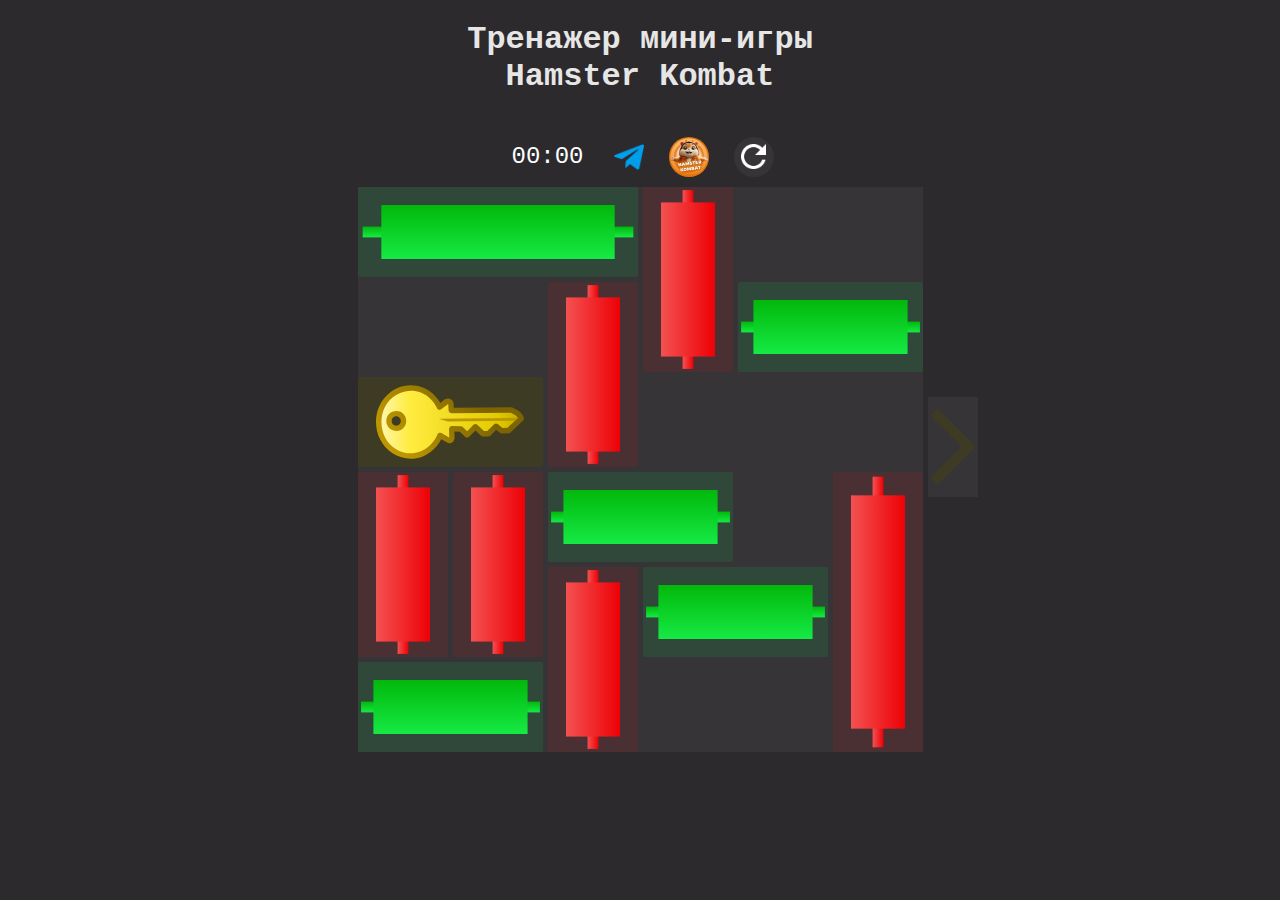
<file: index.html>
<!DOCTYPE html>
<html lang="ru">
    <head>
        <meta charset="UTF-8">
        <meta name="viewport" content="width=device-width, initial-scale=1.0">
        <!-- Google tag (gtag.js) -->
        <script async src="https://www.googletagmanager.com/gtag/js?id=G-5HXH2JVJYS"></script>
        <script>
            window.dataLayer = window.dataLayer || [];
            function gtag(){dataLayer.push(arguments);}
            gtag('js', new Date());
            gtag('config', 'G-5HXH2JVJYS');
        </script>

        <!-- Yandex.Metrika counter -->
        <script type="text/javascript" >
            (function(m,e,t,r,i,k,a){m[i]=m[i]||function(){(m[i].a=m[i].a||[]).push(arguments)};
            m[i].l=1*new Date();
            for (var j = 0; j < document.scripts.length; j++) {if (document.scripts[j].src === r) { return; }}
            k=e.createElement(t),a=e.getElementsByTagName(t)[0],k.async=1,k.src=r,a.parentNode.insertBefore(k,a)})
            (window, document, "script", "https://mc.yandex.ru/metrika/tag.js", "ym");
        
            ym(97937022, "init", {
                clickmap:true,
                trackLinks:true,
                accurateTrackBounce:true,
                webvisor:true
            });
        </script>
        <noscript><div><img src="https://mc.yandex.ru/watch/97937022" style="position:absolute; left:-9999px;" alt="" /></div></noscript>
        <!-- /Yandex.Metrika counter -->

        <title>Тренажер мини-игры Hamster Kombat</title>
        <meta name="description" content="Здесь вы можете потренироваться проходить мини-игру без ограничения по времени">
        <meta name="keywords" content="Тренажер мини-игры, Hamster Kombat, хомяк, minigame, головоломка, мини-игра, свечи, candles">
        <link rel="canonical" href="https://hamsterkey.online">
        <meta property="og:title" content="Тренажер мини-игры Hamster Kombat">
        <meta property="og:description" content="Здесь вы можете потренироваться проходить мини-игру без ограничения по времени">
        <meta property="og:image" content="https://hamsterkey.online/images/demo-minigame.png">
        <meta property="og:url" content="https://hamsterkey.online">
        <meta property="og:type" content="website">
        <meta name="twitter:card" content="summary_large_image">
        <meta name="twitter:title" content="Тренажер мини-игры Hamster Kombat">
        <meta name="twitter:description" content="Здесь вы можете потренироваться проходить мини-игру без ограничения по времени">
        <meta name="twitter:image" content="https://hamsterkey.online/images/demo-minigame.png">
        <meta name="author" content="fed-off">
        <meta name="yandex-verification" content="68330a9f365ce25c" />
        <meta name="kadam-verification" content="kadama0479d9b5113f241924fd1a4b84043a8" />

        <link rel="stylesheet" href="styles.css?v=4">
    </head>
    <body>
        <main class="main-content">
            <h1>Тренажер мини-игры<br>Hamster Kombat</h1>
            <section class="content-wrapper">
                <h2 class="visually-hidden">Тренажер мини-игры</h2>
                <div class="timer">
                    <p class="timer__text">
                        <output class="timer__value">00:00</output>
                    </p>
                    <a class="tg-link" href="https://t.me/hamsterkeyonline">
                        <img src="telegram.png" alt="TG" width="30" height="30">
                    </a>
                    <a class="hamster-link" href="https://t.me/Hamster_kombat_bot/start">
                        <img src="hamster-1.jpg" alt="hamster" width="40" height="40">
                    </a>
                    <button class="refresh">
                        <span class="visually-hidden">Обновить</span>
                    </button> 
                </div>
        
                <div class="grid">
                    <!-- Blocks will be dynamically generated here -->
                </div>
            </section>
        </main>
        <script type="module" src="script.js?v=90"></script>
    </body>
</html>
</file>
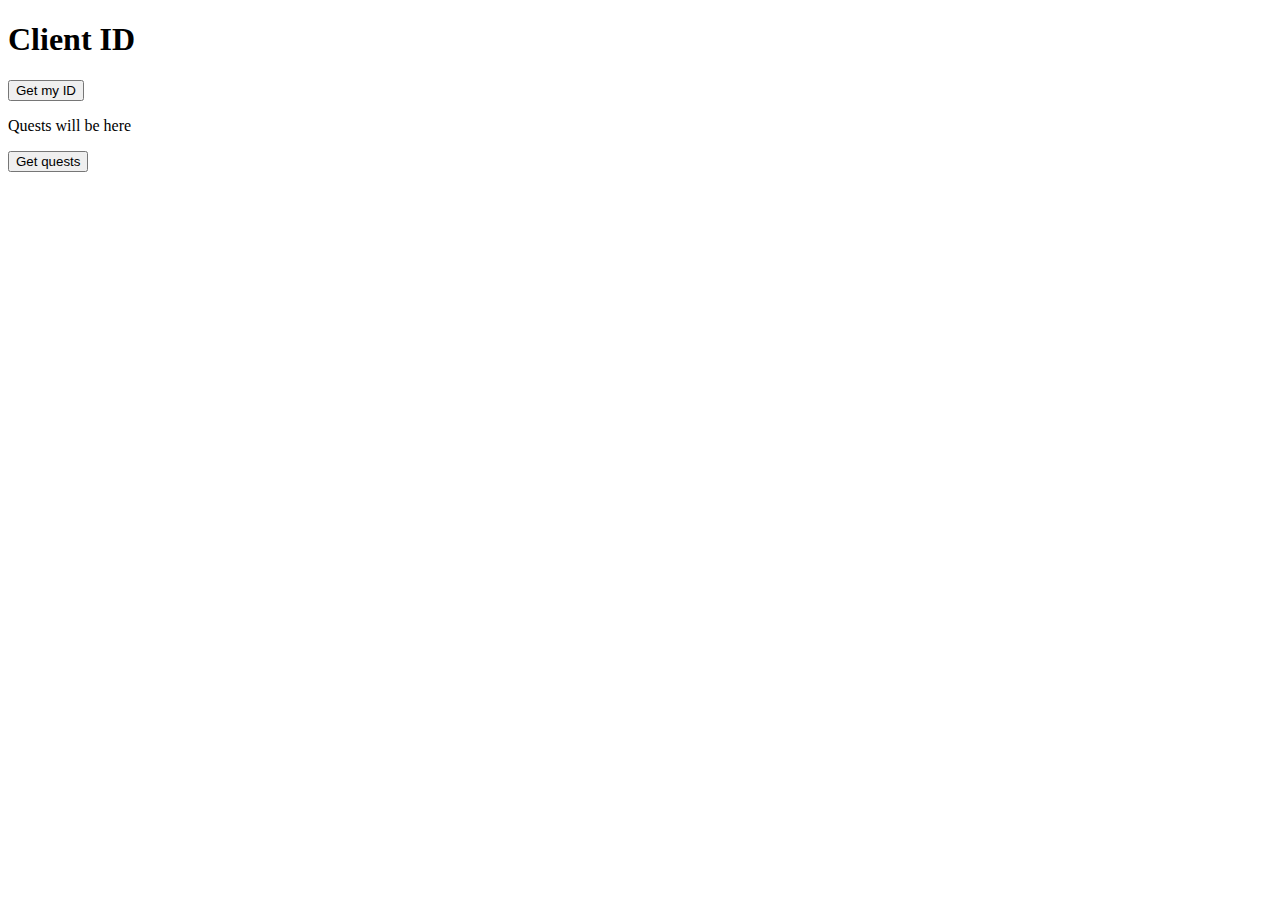
<file: client.html>
<!DOCTYPE html>
<html lang="en">
<head>
  <meta charset="UTF-8">
  <meta name="viewport" content="width=device-width, initial-scale=1.0">
  <title>Document</title>
        <!-- Yandex.Metrika counter -->
        <script type="text/javascript" >
          (function(m,e,t,r,i,k,a){m[i]=m[i]||function(){(m[i].a=m[i].a||[]).push(arguments)};
          m[i].l=1*new Date();
          for (var j = 0; j < document.scripts.length; j++) {if (document.scripts[j].src === r) { return; }}
          k=e.createElement(t),a=e.getElementsByTagName(t)[0],k.async=1,k.src=r,a.parentNode.insertBefore(k,a)})
          (window, document, "script", "https://mc.yandex.ru/metrika/tag.js", "ym");
      
          ym(97937022, "init", {
              clickmap:true,
              trackLinks:true,
              accurateTrackBounce:true,
              webvisor:true
          });
      </script>
      <noscript><div><img src="https://mc.yandex.ru/watch/97937022" style="position:absolute; left:-9999px;" alt="" /></div></noscript>
      <!-- /Yandex.Metrika counter -->
</head>
<body>
  <h1>Client ID</h1>
  <p id="client-id"></p>
  <button class="client-id-button">Get my ID</button>
  <p id="quests">Quests will be here</p>
  <button class="quests-button">Get quests</button>
  <script>
    document.querySelector('button').addEventListener('click', () => {
      document.getElementById('client-id').innerText = window.yaCounter97937022.getClientID();
    });
    document.querySelector('.quests-button').addEventListener('click', async () => {
      const resp = await fetch('https://api.hamsterkey.online/quests?client=1');
      const data = await resp.json();
      document.getElementById('quests').innerText = JSON.stringify(data, null, 2);
    });
  </script>
</body>
</html>
</file>
<file: styles.css>
/* styles.css */
*,
*::before,
*::after {
    box-sizing: border-box;
}

html {
    height: 100%;
}

body {
    min-width: 320px;
    min-height: 100%;
    background-color:#2d2a2d;
    margin: 0;
}

.visually-hidden {
    position: absolute;
    clip: rect(0, 0, 0, 0);
    clip-path: inset(50%);
    width: 1px;
    height: 1px;
    margin: -1px;
    padding: 0;
    overflow: hidden;
}

.page-header {
    position: absolute;
    top: 0;
    left: 0;
    padding: 10px;
}

.page-header:hover {
    cursor: pointer;
    opacity: 0.8;
}

.progress-container {
    width: 100%;
    height: 4px; /* Высота прогресс-бара */
    background-color: rgba(18, 226, 50, 0.8); /* Цвет фона */
    position: fixed;
    top: 0;
    left: 0;
    z-index: 1000;
}

.progress-bar {
    height: 100%;
    background-color: rgba(241, 48, 50, 0.8); /* Цвет заполнения */
    width: 50%; /* Изначально заполнение 0% */
    transition: width 0.1s; /* Плавное изменение ширины */
}

.content-wrapper {
    display: flex;
    flex-direction: column;
    justify-content: center;
    align-items: center;
}

.grid {
    position: relative;
    left: -10px;
    display: grid;
    grid-template-columns: repeat(6, 48px);
    grid-template-rows: repeat(6, 48px);
    gap: 5px;
    background-color: #363436;
}

.grid::before {
    content: "";
    position: absolute;
    top: 106px;
    right: -5px;
    transform: translateX(100%);
    width: 24px;
    height: 48px;
    background-color: #363436;
}

.grid::after {
    content: "";
    position: absolute;
    top: 106px;
    right: -5px;
    transform: translateX(100%);
    width: 24px;
    height: 48px;
    background-color: #3d3b24;
    mask-image: url("./arrow.png");
    mask-repeat: no-repeat;
    mask-size: 150%;
    mask-position: center;
}

.block {
    display: flex;
    justify-content: center;
    align-items: center;
    position: absolute;
    padding: 0;
    margin: 0;
    border: 0;
    border-radius: 2px;
}

.block:hover {
    cursor: pointer;
    opacity: 0.8;
}

.block:active {
    opacity: 0.5;
}


.block.red {
    background: url("./red.svg");
    background-color: rgba(252, 20, 18, 0.1);
    background-size: 100% 100%;
}

.block.green {
    background: url("./green.svg");
    background-color: rgba(0, 254, 100, 0.1);
    background-size: 100% 100%;
}

.block.key {
    background: url("./key.svg");
    background-color: #3d3b24;
    background-size: 80%;
    background-position: center;
    background-repeat: no-repeat;
}


/* Timer */
.timer {
    display: flex;
    flex-wrap: nowrap;
    justify-content: center;
    align-items: center;
    gap: 25px;
    margin: 20px 0 10px;
    font-family: 'Courier New', Courier, monospace;
    font-size: 24px;
    color: white;
}

.timer a:active {
    opacity: 0.7;
}

.tg-link img {
    display: block;
    width: 30px;
    height: 30px;
}

.hamster-link img {
    display: block;
    width: 40px;
    height: 40px;
    border-radius: 50%;
}

.refresh {
    display: flex;
    justify-content: center;
    align-items: center;
    width: 40px;
    height: 40px;
    padding: 0;
    background-color: #363436;
    border-radius: 50%;
    border: 0;
    cursor: pointer;
}

.refresh::before {
  content: "";
  width: 25px;
  height: 25px;

  background-image: url("./refresh.png");
  background-repeat: no-repeat;
  background-size: contain;
  background-position: center;
}

.refresh:active {
    background-color:rgba(18, 226, 50, 0.1);
}

.timer__text {
    margin: 0;
}

.timer__value {
    padding: 5px;
    border-radius: 3px;
}

.timer__value--stopped {
    font-weight: 700;
}

.video-wrapper {
    width: fit-content;
    margin: 0 auto;
}

/* Spinner */

.spinner-wrapper {
    display: flex;
    justify-content: center;
    align-items: center;
    height: 100vh;
}

.lds-grid {
    /* change color here */
    color: #ffffff;
    margin: 0 auto;
}
.lds-grid,
.lds-grid div {
box-sizing: border-box;
}
.lds-grid {
display: inline-block;
position: relative;
width: 80px;
height: 80px;
}
.lds-grid div {
position: absolute;
width: 16px;
height: 16px;
border-radius: 50%;
background: currentColor;
animation: lds-grid 1.2s linear infinite;
}
.lds-grid div:nth-child(1) {
top: 8px;
left: 8px;
animation-delay: 0s;
}
.lds-grid div:nth-child(2) {
top: 8px;
left: 32px;
animation-delay: -0.4s;
}
.lds-grid div:nth-child(3) {
top: 8px;
left: 56px;
animation-delay: -0.8s;
}
.lds-grid div:nth-child(4) {
top: 32px;
left: 8px;
animation-delay: -0.4s;
}
.lds-grid div:nth-child(5) {
top: 32px;
left: 32px;
animation-delay: -0.8s;
}
.lds-grid div:nth-child(6) {
top: 32px;
left: 56px;
animation-delay: -1.2s;
}
.lds-grid div:nth-child(7) {
top: 56px;
left: 8px;
animation-delay: -0.8s;
}
.lds-grid div:nth-child(8) {
top: 56px;
left: 32px;
animation-delay: -1.2s;
}
.lds-grid div:nth-child(9) {
top: 56px;
left: 56px;
animation-delay: -1.6s;
}
@keyframes lds-grid {
0%, 100% {
    opacity: 1;
}
50% {
    opacity: 0.5;
}
}



.gift {
    cursor: pointer;
    position: relative;
}

.keys {
    transform: rotate(135deg);
}

.donate {
    cursor: pointer;
    position: relative;
    font-size: 32px
}

.quest-counter {
    position: absolute;
    top: -10px;
    /* top: 16px; */
    right: -15px;
    display: flex;
    justify-content: center;
    align-items: center;
    width: 20px;
    height: 20px;
    /* background-color: #363436;
    border-radius: 50%;
    padding: 5px; */
    font-size: 16px;
    line-height: 16px;
}

@keyframes scaleAnimation {
    0%, 100% {
        transform: scale(1);
    }
    50% {
        transform: scale(1.2);
    }
}

.animate {
    animation: scaleAnimation 1s infinite;
}

/* Стили для модального окна */
.modal {
    display: block; /* Скрыть модальное окно по умолчанию */
    position: fixed; /* Оставить модальное окно на одном месте */
    z-index: 1; /* Разместить модальное окно поверх остальных элементов */
    left: 0;
    top: 0;
    width: 100%;
    height: 100%;
    overflow: auto; /* Включить прокрутку, если содержимое больше окна */
    background-color: rgba(0, 0, 0, 0.5); /* Черный фон с прозрачностью */
}

#gift-modal {
    z-index: 10;
}

/* Стили для содержимого модального окна */
.modal-content {
    position: absolute;
    top: 40%;
    left: 50%;
    transform: translate(-50%, -50%);
    border-radius: 20px;
    display: flex;
    flex-direction: column;
    justify-content: start;
    gap: 32px;
    background-color: rgba(200,200,200, 0.85);
    margin: 15% auto; /* Центрирование модального окна */
    padding: 20px;
    padding-bottom: 40px;
    border: 1px solid #888;
    width: 90%; /* Ширина модального окна */
    max-height: 90vh;
    overflow: scroll;
    font-family: 'Courier New', Courier, monospace;
    color: #111;
}

.modal h2 {
    margin: 0;
    font-size: 30px;

}

.modal p {
    margin: 0;
    text-align: center;
    padding: 16px;
    background-color: #f1f1f1;
    border-radius: 5px;
}

.modal-header {
    display: flex;
    justify-content: space-between;
    align-items: center;
}

.copy {
    display: block;
    padding: 10px;
    text-align: center;
    font-family: inherit;
    font-size: 18px;
    border-radius: 5px;
    border: 0;
    cursor: pointer;
}

.modal__hamster-link {
    display: block;
    padding: 10px;
    text-align: center;
    font-family: inherit;
    font-size: 18px;
    border-radius: 5px;
    border: 0;
    cursor: pointer;
    color: inherit;
    text-decoration: none;
    background-color: #f1f1f1;
    /* margin-top: 20px; */
}

/* Стили для кнопки закрытия */
.close {
    display: flex;
    justify-content: center;
    align-items: center;
    border-radius: 50%;
    margin: 0;
    padding: 0;
    border: 0;
    cursor: pointer;
    background-color: transparent;
}

.close::before {
    content: "";
    width: 50px;
    height: 50px;
    background-image: url("images/close.svg");
    background-repeat: no-repeat;
    background-size: contain;
    background-position: center;
}

.close:hover,
.close:focus {
    color: #000;
    text-decoration: none;
    cursor: pointer;
}

/* Модальное окно заданий */
.quest-list {
    display: flex;
    flex-direction: column;
    gap: 10px;
    margin: 0;
    padding: 0;
    list-style: none;
}

.quest-item {
    display: grid;
    grid-template-columns: 1fr 50px;
    gap: 2px;
}

p.quest-text {
    display: flex;
    align-items: center;
    padding: 10px;
    border-radius: 5px 0 0 5px;
    text-align: start;
}

p.description {
    padding: 10px;
    text-align: start;
    background-color: transparent;
}

.quest-button {
    display: flex;
    justify-content: center;
    align-items: center;
    padding: 0;
    border-radius: 0 5px 5px 0;
    border: 0;
    cursor: pointer;
    min-height: 50px;
    width: 50px;
    background-color: #f1f1f1;
}

.quest-button::before {
    content: "";
    width: 20px;
    height: 20px;
    background-image: url("images/check.svg");
    background-repeat: no-repeat;
    background-size: contain;
    background-position: center;
}

.quest-button--link::before {
    background-image: url("images/link.png");
}

.quest-button--done {
    background-color: rgba(10, 250, 100, 0.7);
}

.quest-button--done::before {
    background-image: url("key.svg");
    transform: rotate(135deg);
}

/* Модальное окно наград */
.copy-button::before {
    background-image: url("images/copy.svg");
}

.copy-button--copied::before {
    background-image: url("images/check.svg");
}

#gift-modal .copy-button {
    min-height: 40px;
    width: 40px;
}

#gift-modal .quest-text {
    font-size: 14px;
}


@media (min-width: 768px) {
    .grid {
        left: 0;
        grid-template-columns: repeat(6, 90px);
        grid-template-rows: repeat(6, 90px);
    }

    .grid::before {
        top: 210px;
        right: -5px;
        width: 50px;
        height: 100px;
    }
    
    .grid::after {
        top: 210px;
        right: -5px;
        width: 50px;
        height: 100px;
    }

    .modal-content {
        width: 500px;
        top: 20%;
    }
}

.hidden {
    display: none;
}

main {
    display: flex;
    justify-content: center;
    align-items: center;
    flex-direction: column;
    text-align: center;
    color: #e6e6e6;
    font-family: 'Courier New', Courier, monospace;
}
</file>
